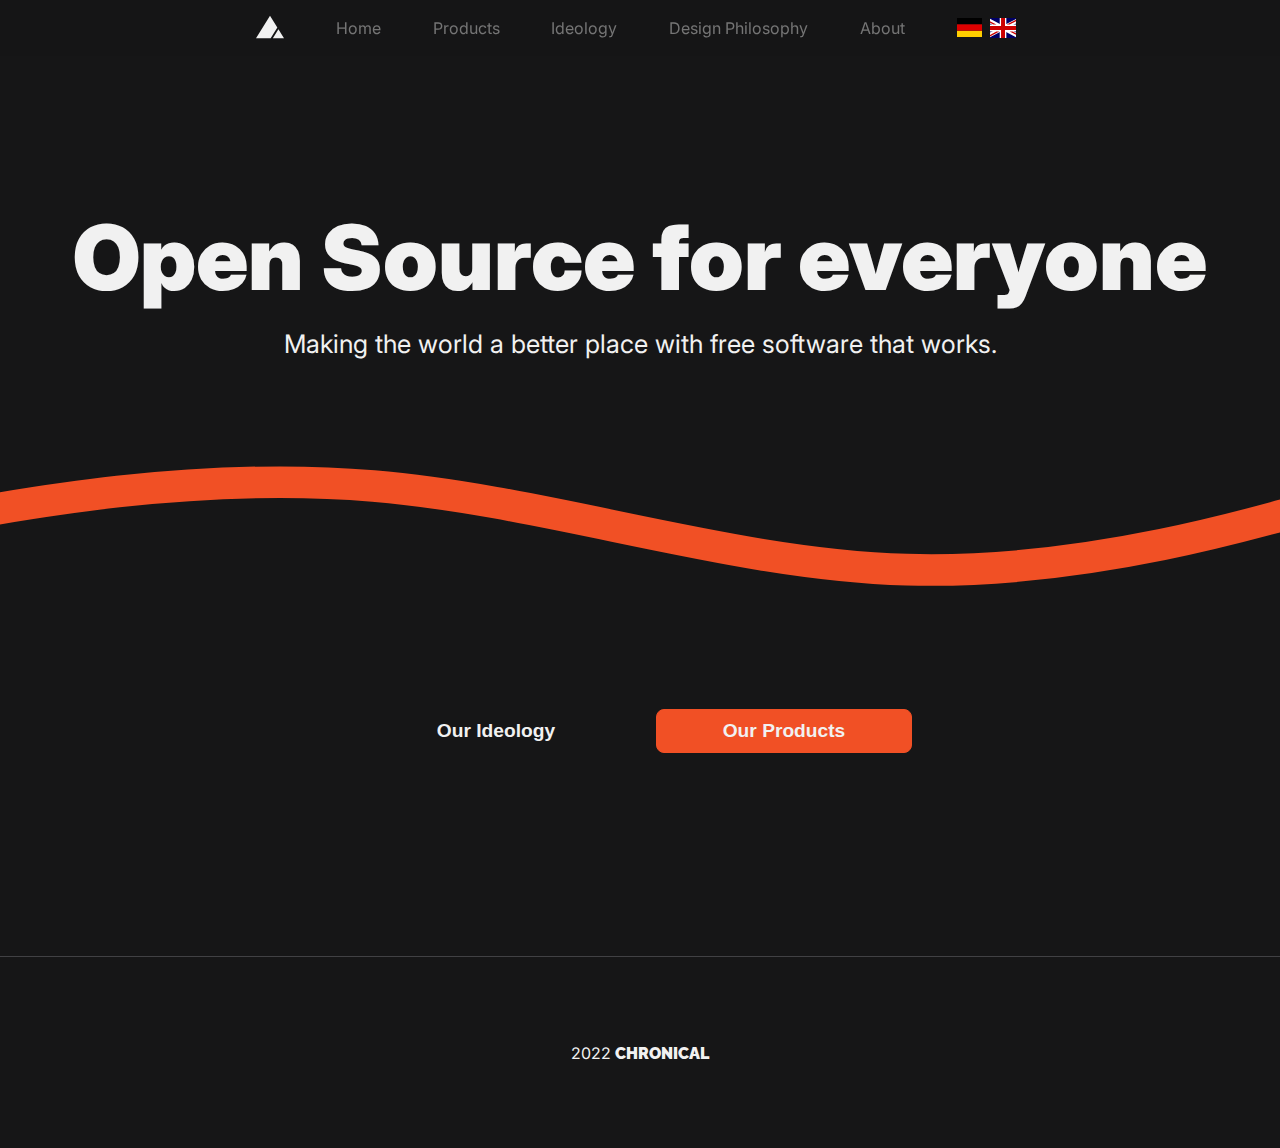
<file: index.html>
<!DOCTYPE html>
<html lang="en">
<head>
    <meta charset="UTF-8">
    <meta http-equiv="X-UA-Compatible" content="IE=edge">
    <meta name="viewport" content="width=device-width, initial-scale=1.0">
    <title>Home - CHRONICAL</title>
    <link rel="stylesheet" href="/style.css">
</head>
<body>
    <section class="big-hero">
        <div>
            <h1 class="big">
                Redirecting...
            </h1>
            <h2>
                We're redirecting you to the site you requested.
            </h2>
        </div>
    </section>
    <script>
        function getCookie(cname) {
            let name = cname + "=";
            let decodedCookie = decodeURIComponent(document.cookie);
            let ca = decodedCookie.split(';');
            for(let i = 0; i <ca.length; i++) {
                let c = ca[i];
                while (c.charAt(0) == ' ') {
                    c = c.substring(1);
                }
                if (c.indexOf(name) == 0) {
                    return c.substring(name.length, c.length);
                }
            }
            return null;
        }

        if (getCookie('lang') == 'de' || (getCookie('lang') == null && navigator.language.includes('de'))) {
            window.location.href ="/de/"
        }
        else {
            window.location.href ="/en/"
        }
    </script>
</body>
</html>
</file>
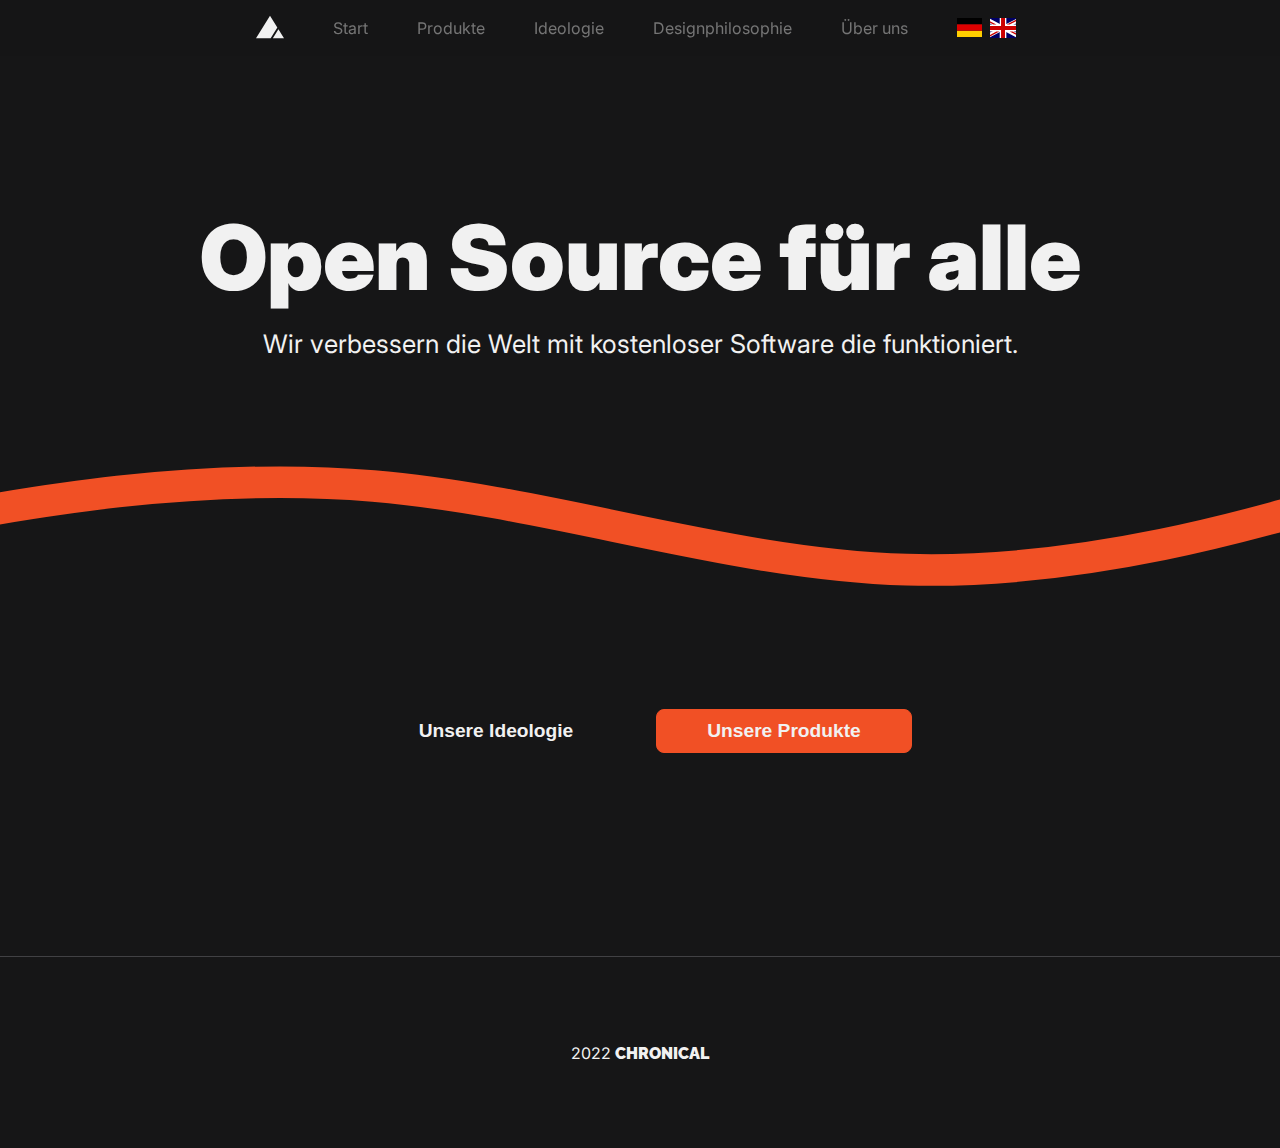
<file: de/index.html>
<!DOCTYPE html>
<html lang="en">
<head>
    <meta charset="UTF-8">
    <meta http-equiv="X-UA-Compatible" content="IE=edge">
    <meta name="viewport" content="width=device-width, initial-scale=1.0">
    <title>Home - CHRONICAL</title>
    <link rel="stylesheet" href="/style.css">
    <link rel="stylesheet" href="/ludum-icons.css">
    <link rel="stylesheet" href="/flag-icon.css">
    <script src="/general.js" defer></script>
</head>
<body>
    <dropdown id="dropdown" class="phone">
        <a class="nav" href="./">Start</a>
        <a class="nav" href="./products">Produkte</a>
        <a class="nav" href="./ideology">Ideologie</a>
        <a class="nav" href="./design-philosophy">Designphilosophie</a>
        <a class="nav" href="./about">Über uns</a>
        <div class="options-row">
            <div class="left"><b>Sprache</b></div>
            <div class="right">
                <span class="flag-icon flag-icon-deu"></span>
                <span class="flag-icon flag-icon-gbr"></span>
            </div>
        </div>  
    </dropdown>
    <nav>
        <content>
            <div id="l">
                <svg id="logo" viewBox="0 0 150 150" fill="none" xmlns="http://www.w3.org/2000/svg">
                    <path fill-rule="evenodd" clip-rule="evenodd" d="M112.5 70L75 10L0 130H75H78.4788L114.239 72.783L112.5 70ZM120.136 82.217L90.2712 130H150L120.136 82.217Z" fill="currentColor"/>
                </svg>
            </div>
            <div id="m">
                <a class="nav" href="./">Start</a>
                <a class="nav" href="./products">Produkte</a>
                <a class="nav" href="./ideology">Ideologie</a>
                <a class="nav" href="./design-philosophy">Designphilosophie</a>
                <a class="nav" href="./about">Über uns</a>
            </div>
            <div id="r">
                <div id="dropdown-toggle" class="phone dropdown-toggle">
                    <div></div>
                </div>
                <span class="flag-icon flag-icon-deu"></span>
                <span class="flag-icon flag-icon-gbr"></span>
            </div>
        </content>
    </nav>
    <main>
        <section class="main-hero"> 
            <div>
                <h1 class="big">
                    Open Source für alle
                </h1>
                <h2>
                    Wir verbessern die Welt mit kostenloser Software die funktioniert.
                </h2>
            </div>
            <div>
                <div class="row">
                    <button onclick="window.location.href = 'ideology'" class="ghost">Unsere Ideologie</button>
                    <button onclick="window.location.href = 'products'" class="accent">Unsere Produkte</button>
                </div>
            </div>
        </section>
    </main>
    <footer>
        <span>2022 <span class="branded bold">CHRONICAL</span></span>
    </footer>

    
</body>
</html>
</file>
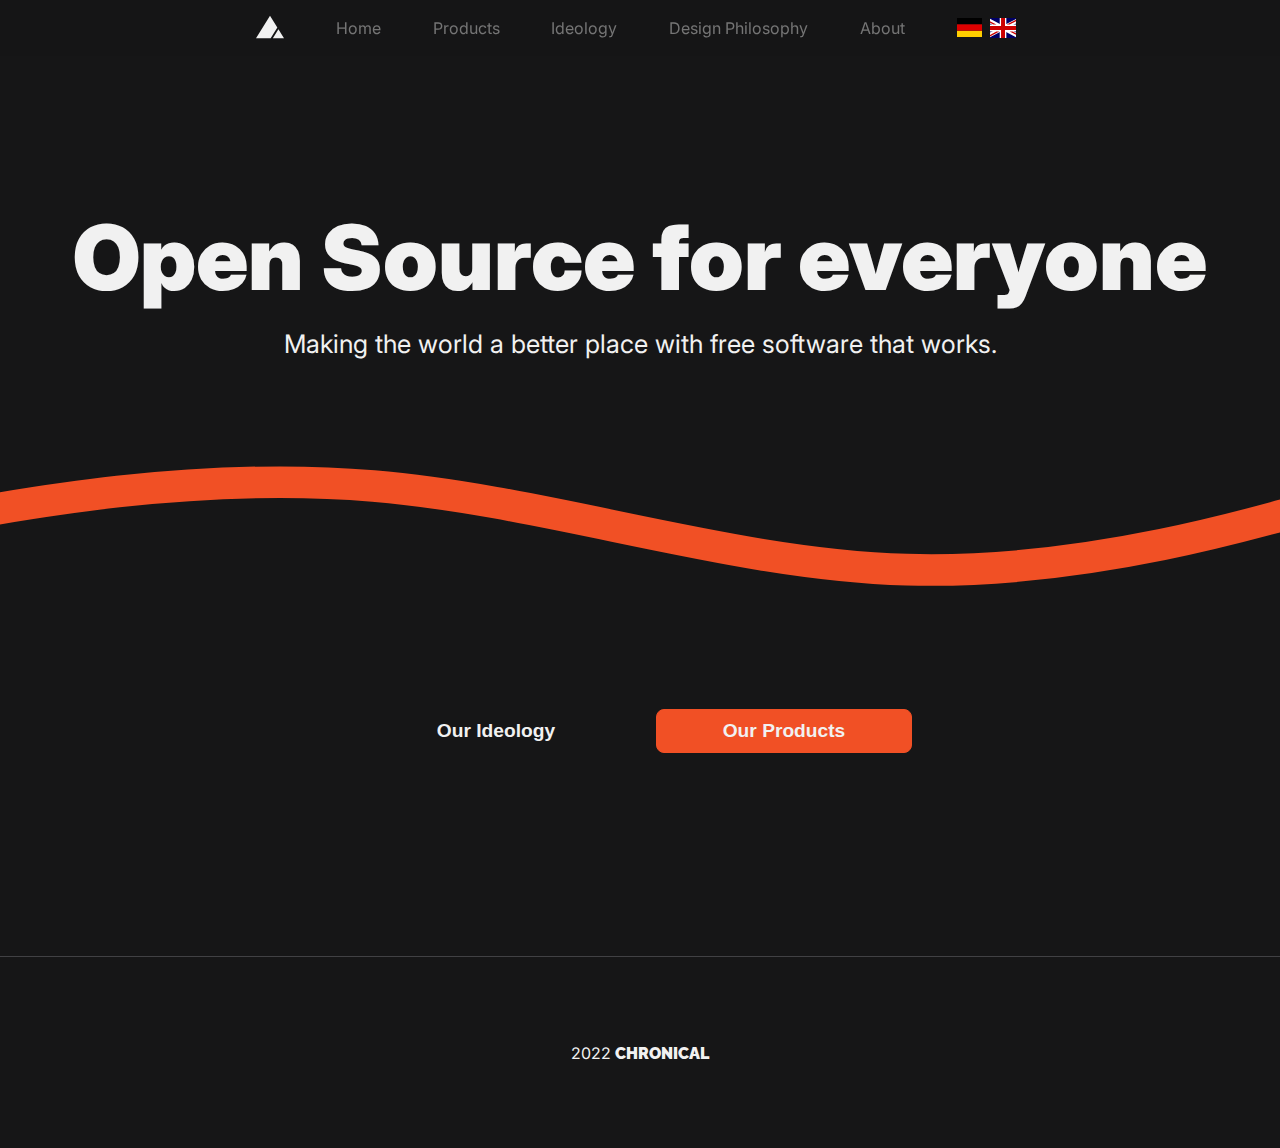
<file: en/index.html>
<!DOCTYPE html>
<html lang="en">
<head>
    <meta charset="UTF-8">
    <meta http-equiv="X-UA-Compatible" content="IE=edge">
    <meta name="viewport" content="width=device-width, initial-scale=1.0">
    <title>Home - CHRONICAL</title>
    <link rel="stylesheet" href="/style.css">
    <link rel="stylesheet" href="/ludum-icons.css">
    <link rel="stylesheet" href="/flag-icon.css">
    <script src="/general.js" defer></script>
</head>
<body>
    <dropdown id="dropdown" class="phone">
        <a class="nav" href="./">Home</a>
                <a class="nav" href="./products">Products</a>
                <a class="nav" href="./ideology">Ideology</a>
                <a class="nav" href="./design-philosophy">Design Philosophy</a>
                <a class="nav" href="./about">About</a>
        <div class="options-row">
            <div class="left"><b>Language</b></div>
            <div class="right">
                <span class="flag-icon flag-icon-deu"></span>
                <span class="flag-icon flag-icon-gbr"></span>
            </div>
        </div>  
    </dropdown>
    <nav>
        <content>
            <div id="l">
                <svg id="logo" viewBox="0 0 150 150" fill="none" xmlns="http://www.w3.org/2000/svg">
                    <path fill-rule="evenodd" clip-rule="evenodd" d="M112.5 70L75 10L0 130H75H78.4788L114.239 72.783L112.5 70ZM120.136 82.217L90.2712 130H150L120.136 82.217Z" fill="currentColor"/>
                </svg>
            </div>
            <div id="m">
                <a class="nav" href="./">Home</a>
                <a class="nav" href="./products">Products</a>
                <a class="nav" href="./ideology">Ideology</a>
                <a class="nav" href="./design-philosophy">Design Philosophy</a>
                <a class="nav" href="./about">About</a>
            </div>
            <div id="r">
                <div id="dropdown-toggle" class="phone dropdown-toggle">
                    <div></div>
                </div>
                <span class="flag-icon flag-icon-deu"></span>
                <span class="flag-icon flag-icon-gbr"></span>
            </div>
        </content>
    </nav>
    <main>
        <section class="main-hero"> 
            <div>
                <h1 class="big">
                    Open Source for everyone
                </h1>
                <h2>
                    Making the world a better place with free software that works.
                </h2>
            </div>
            <div>
                <div class="row">
                    <button onclick="window.location.href = 'ideology'" class="ghost">Our Ideology</button>
                    <button onclick="window.location.href = 'products'" class="accent">Our Products</button>
                </div>
            </div>
        </section>
    </main>
    <footer>
        <span>2022 <span class="branded bold">CHRONICAL</span></span>
    </footer>

    
</body>
</html>
</file>
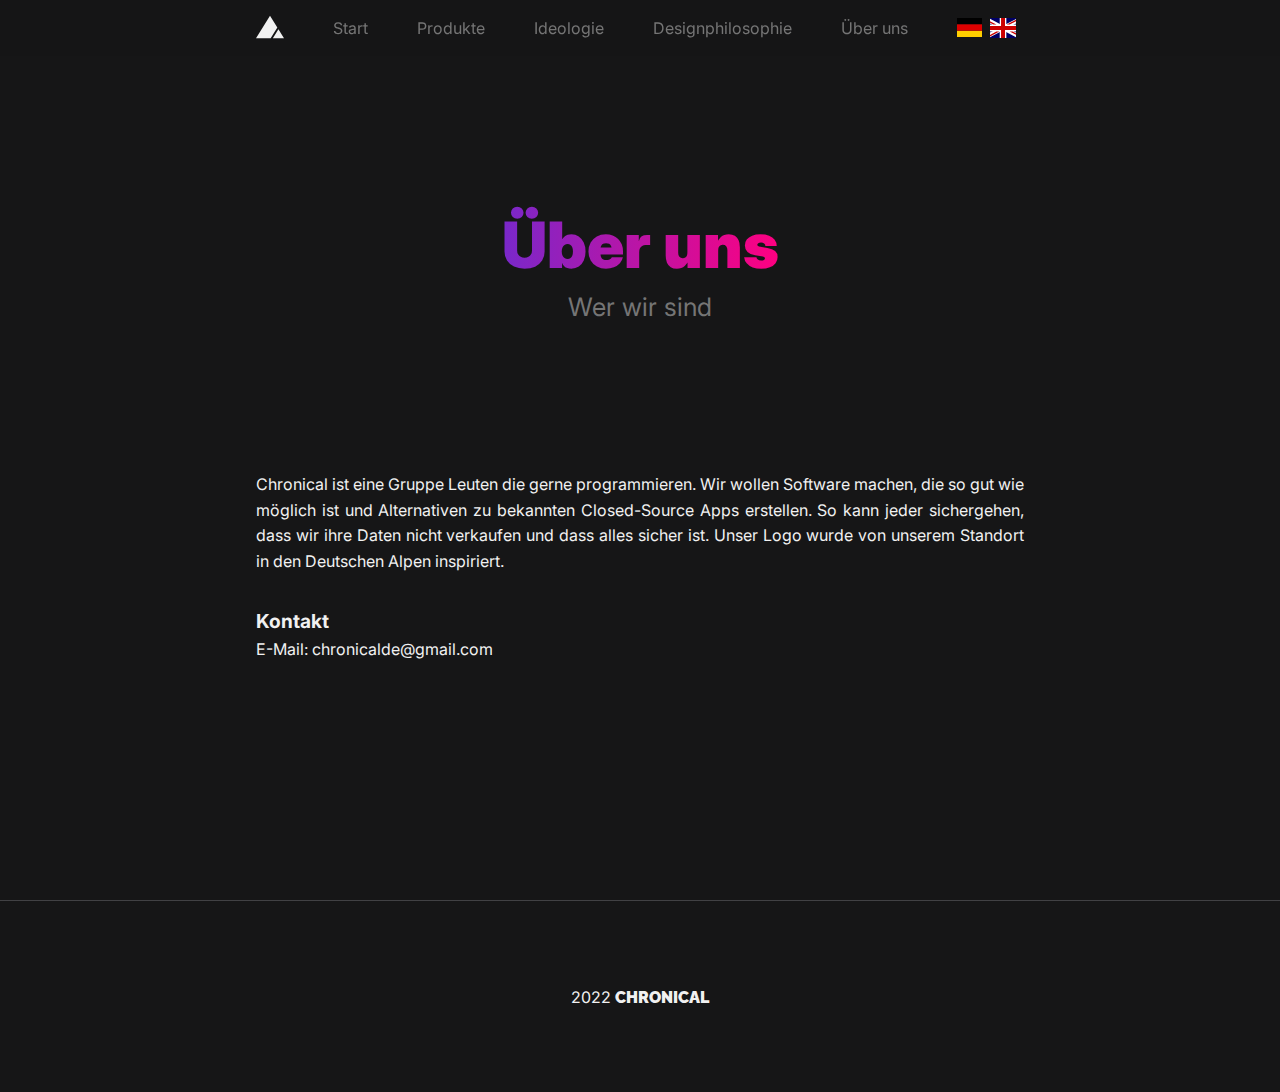
<file: de/about.html>
<!DOCTYPE html>
<html lang="en">
<head>
    <meta charset="UTF-8">
    <meta http-equiv="X-UA-Compatible" content="IE=edge">
    <meta name="viewport" content="width=device-width, initial-scale=1.0">
    <title>About - CHRONICAL</title>
    <link rel="stylesheet" href="/style.css">
    <link rel="stylesheet" href="/ludum-icons.css">
    <link rel="stylesheet" href="/flag-icon.css">
    <script src="/general.js" defer></script>
</head>
<body>
    <dropdown id="dropdown" class="phone">
        <a class="nav" href="./">Start</a>
        <a class="nav" href="./products">Produkte</a>
        <a class="nav" href="./ideology">Ideologie</a>
        <a class="nav" href="./design-philosophy">Designphilosophie</a>
        <a class="nav" href="./about">Über uns</a>
        <div class="options-row">
            <div class="left"><b>Sprache</b></div>
            <div class="right">
                <span class="flag-icon flag-icon-deu"></span>
                <span class="flag-icon flag-icon-gbr"></span>
            </div>
        </div>  
    </dropdown>
    <nav>
        <content>
            <div id="l">
                <svg id="logo" viewBox="0 0 150 150" fill="none" xmlns="http://www.w3.org/2000/svg">
                    <path fill-rule="evenodd" clip-rule="evenodd" d="M112.5 70L75 10L0 130H75H78.4788L114.239 72.783L112.5 70ZM120.136 82.217L90.2712 130H150L120.136 82.217Z" fill="currentColor"/>
                </svg>
            </div>
            <div id="m">
                <a class="nav" href="./">Start</a>
                <a class="nav" href="./products">Produkte</a>
                <a class="nav" href="./ideology">Ideologie</a>
                <a class="nav" href="./design-philosophy">Designphilosophie</a>
                <a class="nav" href="./about">Über uns</a>
            </div>
            <div id="r">
                <div id="dropdown-toggle" class="phone dropdown-toggle">
                    <div></div>
                </div>
                <span class="flag-icon flag-icon-deu"></span>
                <span class="flag-icon flag-icon-gbr"></span>
            </div>
        </content>
    </nav>
    <main>
        <section> 
            <content>
                <div class="hero">
                    <h1 class="gradient purple">Über uns</h1>
                    <h2>Wer wir sind</h2>
                </div>
                <p>Chronical ist eine Gruppe Leuten die gerne programmieren. Wir wollen Software machen, die so gut wie möglich ist und Alternativen zu bekannten Closed-Source Apps erstellen. So kann jeder sichergehen, dass wir ihre Daten nicht verkaufen und dass alles sicher ist. Unser Logo wurde von unserem Standort in den Deutschen Alpen inspiriert.</p>
                <div class="group">
                    <p>
                        <b>Kontakt</b><br>
                        <span>E-Mail: chronicalde@gmail.com</span>
                    </p>
                    <p></p>
                </div>
            </content>
        </section>
    </main>
    <footer>
        <span>2022 <span class="branded bold">CHRONICAL</span></span>
    </footer>
</body>
</html>
</file>
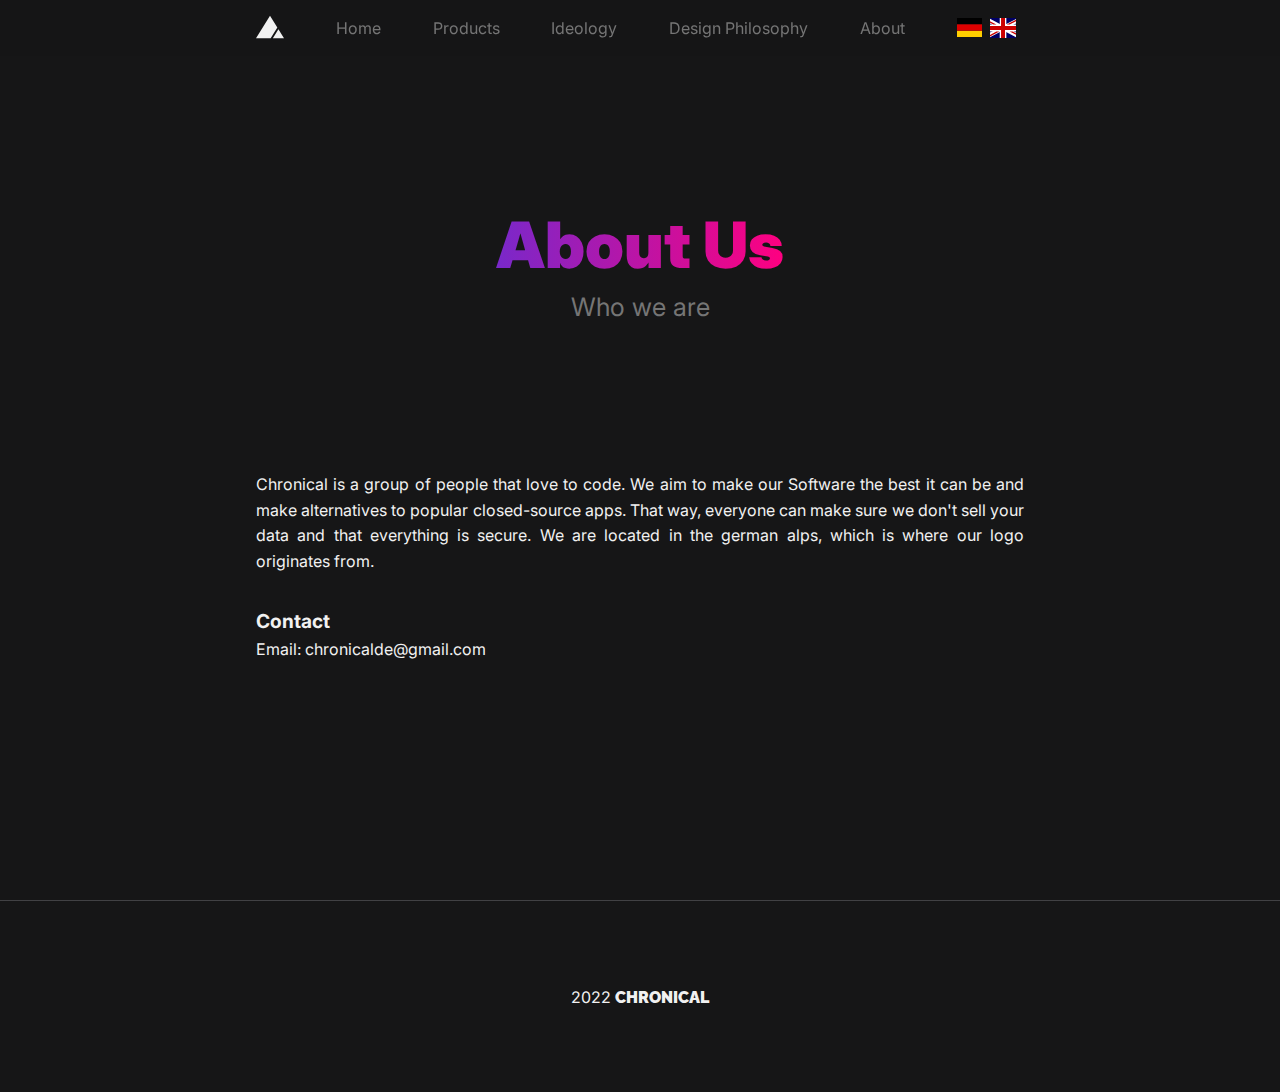
<file: en/about.html>
<!DOCTYPE html>
<html lang="en">
<head>
    <meta charset="UTF-8">
    <meta http-equiv="X-UA-Compatible" content="IE=edge">
    <meta name="viewport" content="width=device-width, initial-scale=1.0">
    <title>About - CHRONICAL</title>
    <link rel="stylesheet" href="/style.css">
    <link rel="stylesheet" href="/ludum-icons.css">
    <link rel="stylesheet" href="/flag-icon.css">
    <script src="/general.js" defer></script>
</head>
<body>
    <dropdown id="dropdown" class="phone">
        <a class="nav" href="./">Home</a>
                <a class="nav" href="./products">Products</a>
                <a class="nav" href="./ideology">Ideology</a>
                <a class="nav" href="./design-philosophy">Design Philosophy</a>
                <a class="nav" href="./about">About</a>
        <div class="options-row">
            <div class="left"><b>Language</b></div>
            <div class="right">
                <span class="flag-icon flag-icon-deu"></span>
                <span class="flag-icon flag-icon-gbr"></span>
            </div>
        </div>  
    </dropdown>
    <nav>
        <content>
            <div id="l">
                <svg id="logo" viewBox="0 0 150 150" fill="none" xmlns="http://www.w3.org/2000/svg">
                    <path fill-rule="evenodd" clip-rule="evenodd" d="M112.5 70L75 10L0 130H75H78.4788L114.239 72.783L112.5 70ZM120.136 82.217L90.2712 130H150L120.136 82.217Z" fill="currentColor"/>
                </svg>
            </div>
            <div id="m">
                <a class="nav" href="./">Home</a>
                <a class="nav" href="./products">Products</a>
                <a class="nav" href="./ideology">Ideology</a>
                <a class="nav" href="./design-philosophy">Design Philosophy</a>
                <a class="nav" href="./about">About</a>
            </div>
            <div id="r">
                <div id="dropdown-toggle" class="phone dropdown-toggle">
                    <div></div>
                </div>
                <span class="flag-icon flag-icon-deu"></span>
                <span class="flag-icon flag-icon-gbr"></span>
            </div>
        </content>
    </nav>
    <main>
        <section> 
            <content>
                <div class="hero">
                    <h1 class="gradient purple">About Us</h1>
                    <h2>Who we are</h2>
                </div>
                <p>Chronical is a group of people that love to code. We aim to make our Software the best it can be and make alternatives to popular closed-source apps. That way, everyone can make sure we don't sell your data and that everything is secure. We are located in the german alps, which is where our logo originates from.</p>
                <div class="group">
                    <p>
                        <b>Contact</b><br>
                        <span>Email: chronicalde@gmail.com</span>
                    </p>
                    <p></p>
                </div>
            </content>
        </section>
    </main>
    <footer>
        <span>2022 <span class="branded bold">CHRONICAL</span></span>
    </footer>
</body>
</html>
</file>
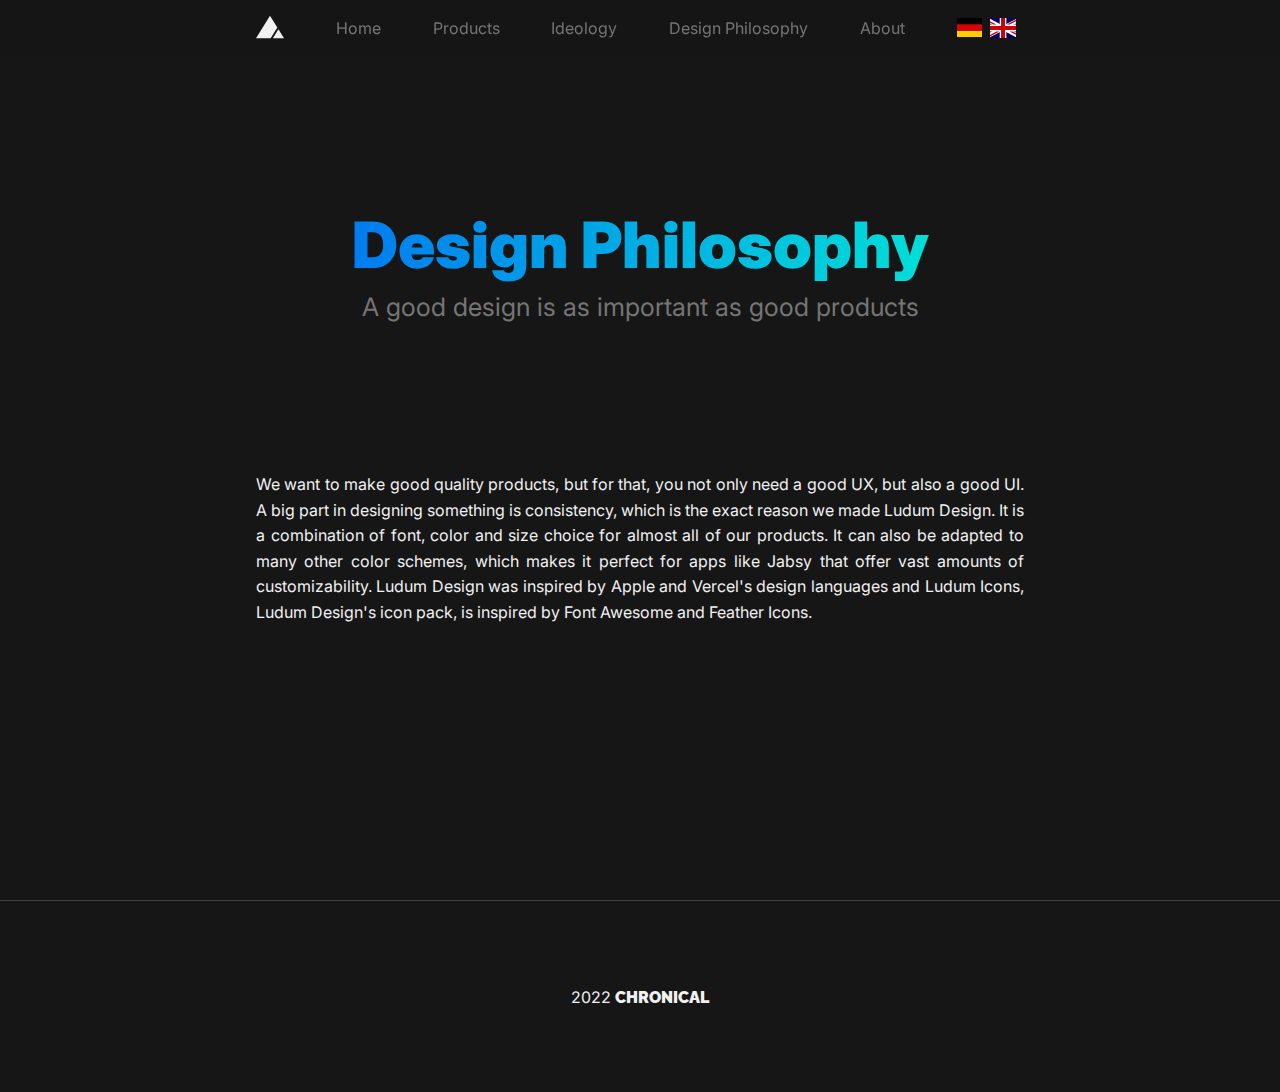
<file: en/design-philosophy.html>
<!DOCTYPE html>
<html lang="en">
<head>
    <meta charset="UTF-8">
    <meta http-equiv="X-UA-Compatible" content="IE=edge">
    <meta name="viewport" content="width=device-width, initial-scale=1.0">
    <title>Design Philosophy - CHRONICAL</title>
    <link rel="stylesheet" href="/style.css">
    <link rel="stylesheet" href="/ludum-icons.css">
    <link rel="stylesheet" href="/flag-icon.css">
    <script src="/general.js" defer></script>
</head>
<body>
    <dropdown id="dropdown" class="phone">
        <a class="nav" href="./">Home</a>
                <a class="nav" href="./products">Products</a>
                <a class="nav" href="./ideology">Ideology</a>
                <a class="nav" href="./design-philosophy">Design Philosophy</a>
                <a class="nav" href="./about">About</a>
        <div class="options-row">
            <div class="left"><b>Language</b></div>
            <div class="right">
                <span class="flag-icon flag-icon-deu"></span>
                <span class="flag-icon flag-icon-gbr"></span>
            </div>
        </div>  
    </dropdown>
    <nav>
        <content>
            <div id="l">
                <svg id="logo" viewBox="0 0 150 150" fill="none" xmlns="http://www.w3.org/2000/svg">
                    <path fill-rule="evenodd" clip-rule="evenodd" d="M112.5 70L75 10L0 130H75H78.4788L114.239 72.783L112.5 70ZM120.136 82.217L90.2712 130H150L120.136 82.217Z" fill="currentColor"/>
                </svg>
            </div>
            <div id="m">
                <a class="nav" href="./">Home</a>
                <a class="nav" href="./products">Products</a>
                <a class="nav" href="./ideology">Ideology</a>
                <a class="nav" href="./design-philosophy">Design Philosophy</a>
                <a class="nav" href="./about">About</a>
            </div>
            <div id="r">
                <div id="dropdown-toggle" class="phone dropdown-toggle">
                    <div></div>
                </div>
                <span class="flag-icon flag-icon-deu"></span>
                <span class="flag-icon flag-icon-gbr"></span>
            </div>
        </content>
    </nav>
    <main>
        <section> 
            <content>
                <div class="hero">
                    <h1 class="gradient blue">Design Philosophy</h1>
                <h2>A good design is as important as good products</h2>
                </div>
                <p>We want to make good quality products, but for that, you not only need a good UX, but also a good UI. A big part in designing something is consistency, which is the exact reason we made Ludum Design. It is a combination of font, color and size choice for almost all of our products. It can also be adapted to many other color schemes, which makes it perfect for apps like Jabsy that offer vast amounts of customizability. Ludum Design was inspired by Apple and Vercel's design languages and Ludum Icons, Ludum Design's icon pack, is inspired by Font Awesome and Feather Icons.</p>
            </content>
        </section>
    </main>
    <footer>
        <span>2022 <span class="branded bold">CHRONICAL</span></span>
    </footer>
</body>
</html>
</file>
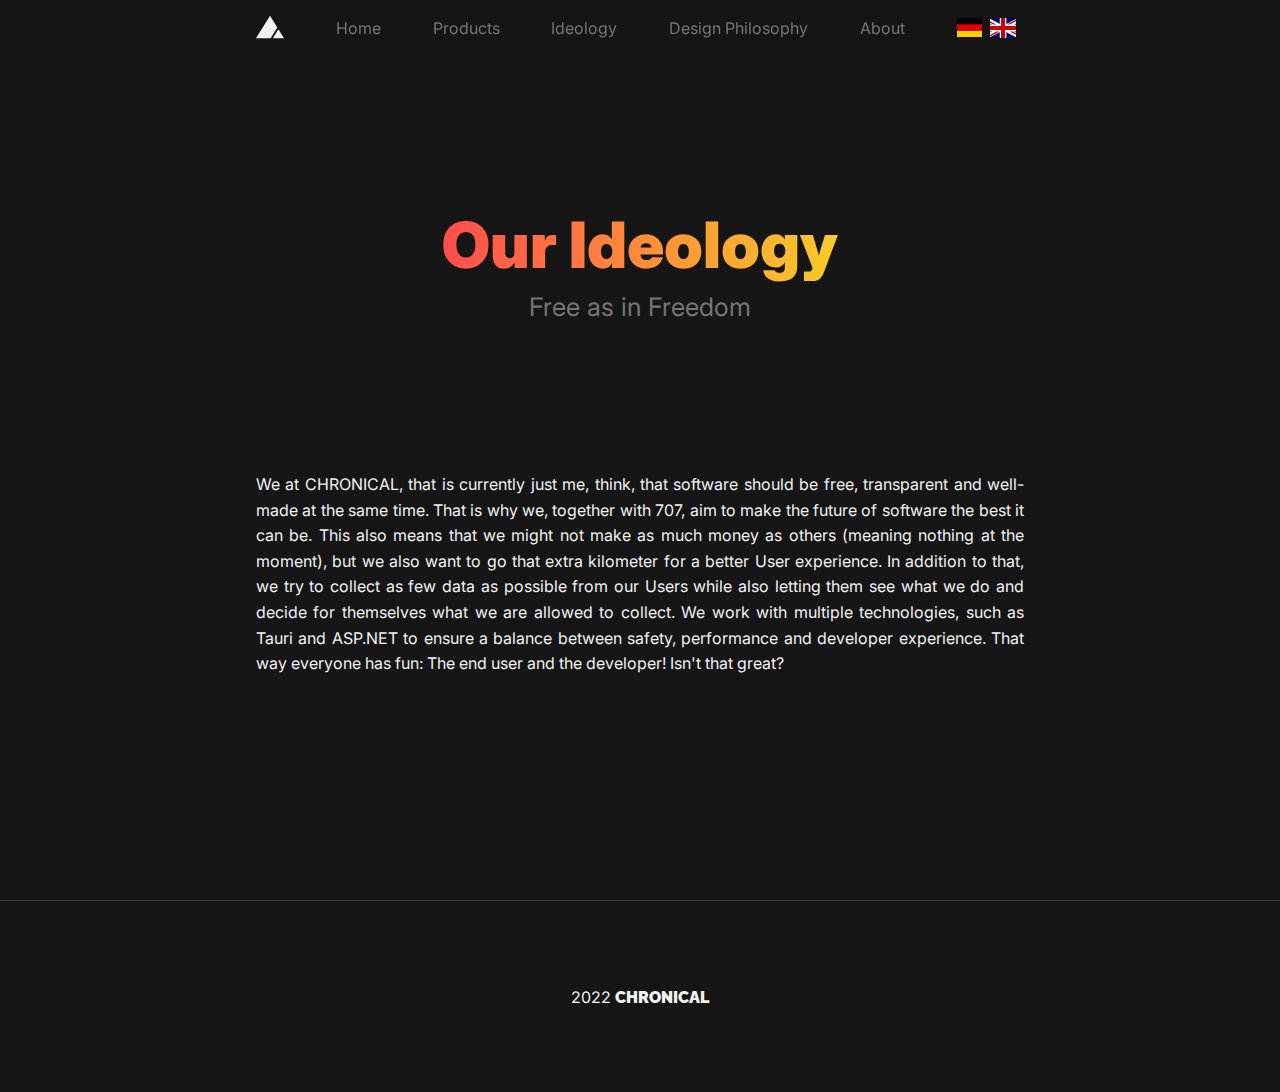
<file: en/ideology.html>
<!DOCTYPE html>
<html lang="en">
<head>
    <meta charset="UTF-8">
    <meta http-equiv="X-UA-Compatible" content="IE=edge">
    <meta name="viewport" content="width=device-width, initial-scale=1.0">
    <title>Ideology - CHRONICAL</title>
    <link rel="stylesheet" href="/style.css">
    <link rel="stylesheet" href="/ludum-icons.css">
    <link rel="stylesheet" href="/flag-icon.css">
    <script src="/general.js" defer></script>
</head>
<body>
    <dropdown id="dropdown" class="phone">
        <a class="nav" href="./">Home</a>
                <a class="nav" href="./products">Products</a>
                <a class="nav" href="./ideology">Ideology</a>
                <a class="nav" href="./design-philosophy">Design Philosophy</a>
                <a class="nav" href="./about">About</a>
        <div class="options-row">
            <div class="left"><b>Language</b></div>
            <div class="right">
                <span class="flag-icon flag-icon-deu"></span>
                <span class="flag-icon flag-icon-gbr"></span>
            </div>
        </div>  
    </dropdown>
    <nav>
        <content>
            <div id="l">
                <svg id="logo" viewBox="0 0 150 150" fill="none" xmlns="http://www.w3.org/2000/svg">
                    <path fill-rule="evenodd" clip-rule="evenodd" d="M112.5 70L75 10L0 130H75H78.4788L114.239 72.783L112.5 70ZM120.136 82.217L90.2712 130H150L120.136 82.217Z" fill="currentColor"/>
                </svg>
            </div>
            <div id="m">
                <a class="nav" href="./">Home</a>
                <a class="nav" href="./products">Products</a>
                <a class="nav" href="./ideology">Ideology</a>
                <a class="nav" href="./design-philosophy">Design Philosophy</a>
                <a class="nav" href="./about">About</a>
            </div>
            <div id="r">
                <div id="dropdown-toggle" class="phone dropdown-toggle">
                    <div></div>
                </div>
                <span class="flag-icon flag-icon-deu"></span>
                <span class="flag-icon flag-icon-gbr"></span>
            </div>
        </content>
    </nav>
    <main>
        <section> 
            <content>
                <div class="hero">
                    <h1 class="gradient orange">Our Ideology</h1>
                    <h2>Free as in Freedom</h2>
                </div>
                <p>We at CHRONICAL, that is currently just me, think, that software should be free, transparent and well-made at the same time. That is why we, together with 707, aim to make the future of software the best it can be. This also means that we might not make as much money as others (meaning nothing at the moment), but we also want to go that extra kilometer for a better User experience. In addition to that, we try to collect as few data as possible from our Users while also letting them see what we do and decide for themselves what we are allowed to collect. We work with multiple technologies, such as Tauri and ASP.NET to ensure a balance between safety, performance and developer experience. That way everyone has fun: The end user and the developer! Isn't that great?</p>
            </content>
        </section>
    </main>
    <footer>
        <span>2022 <span class="branded bold">CHRONICAL</span></span>
    </footer>
</body>
</html>
</file>
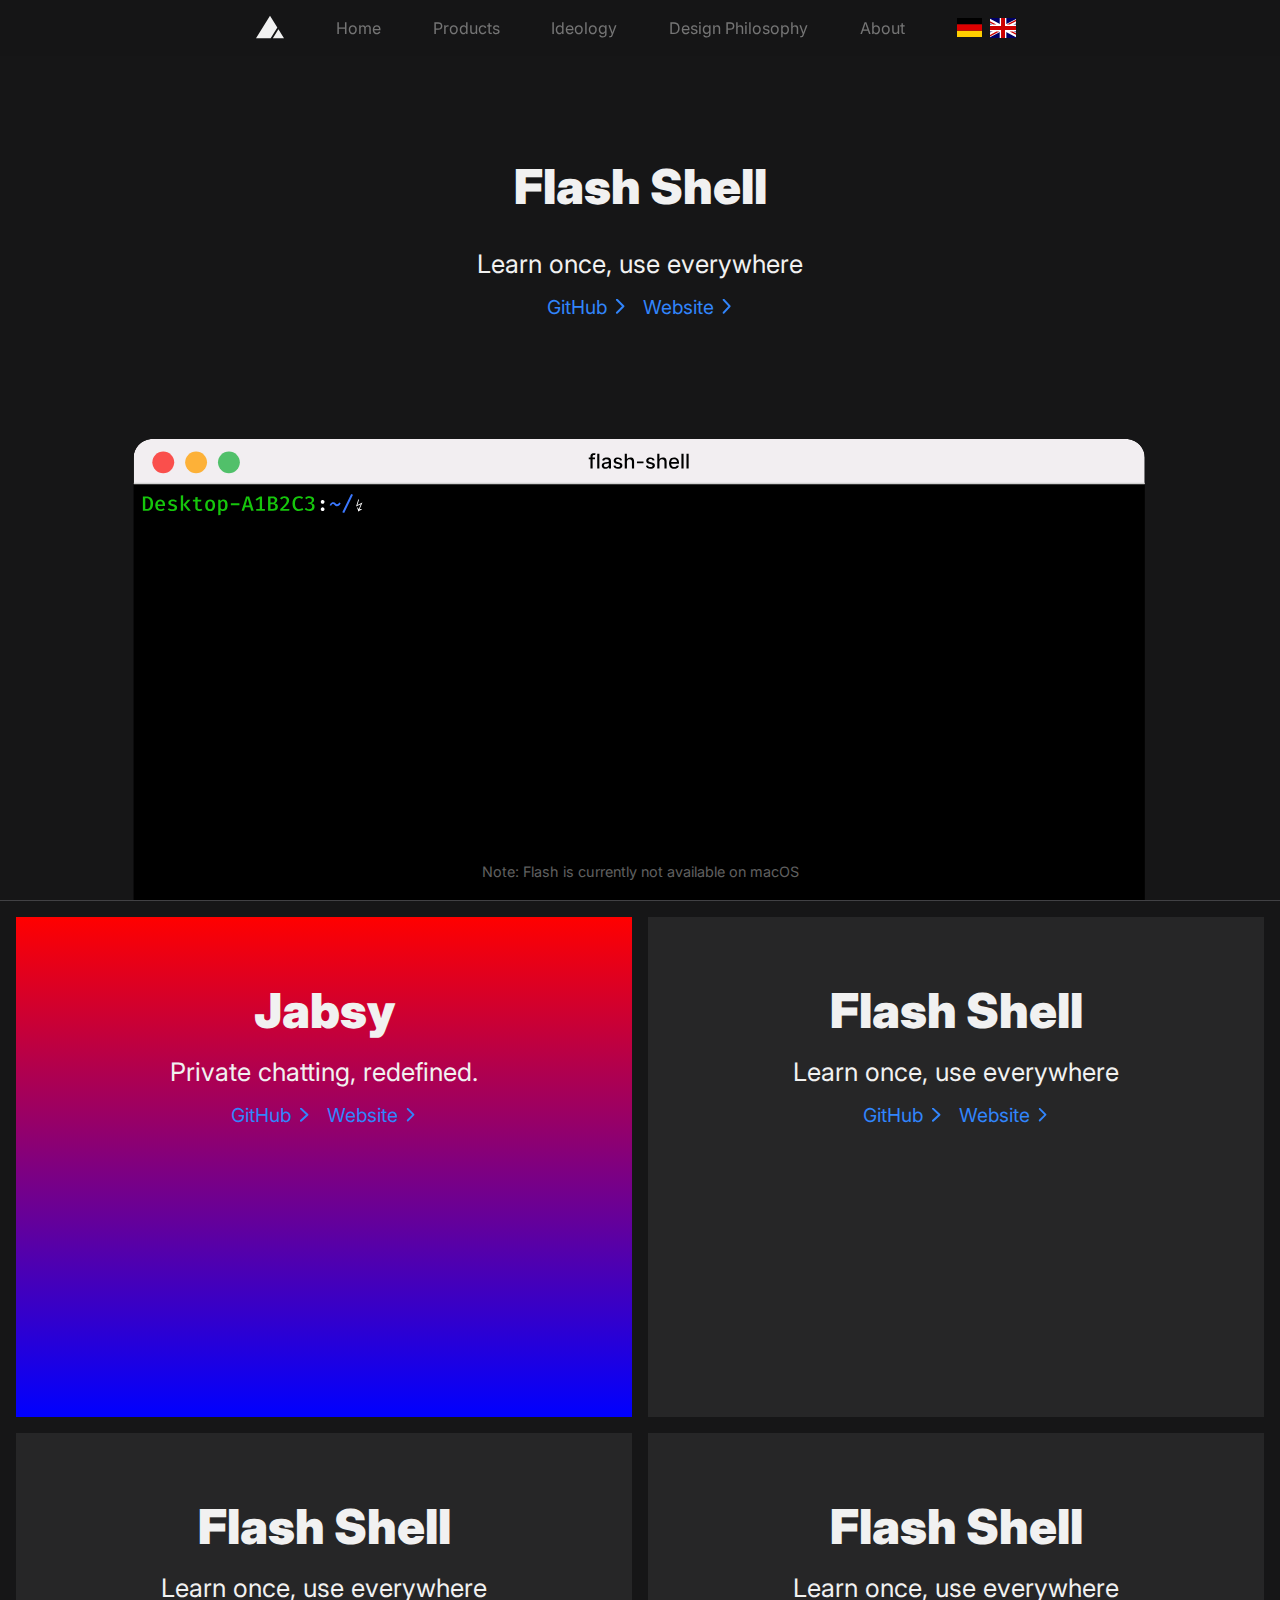
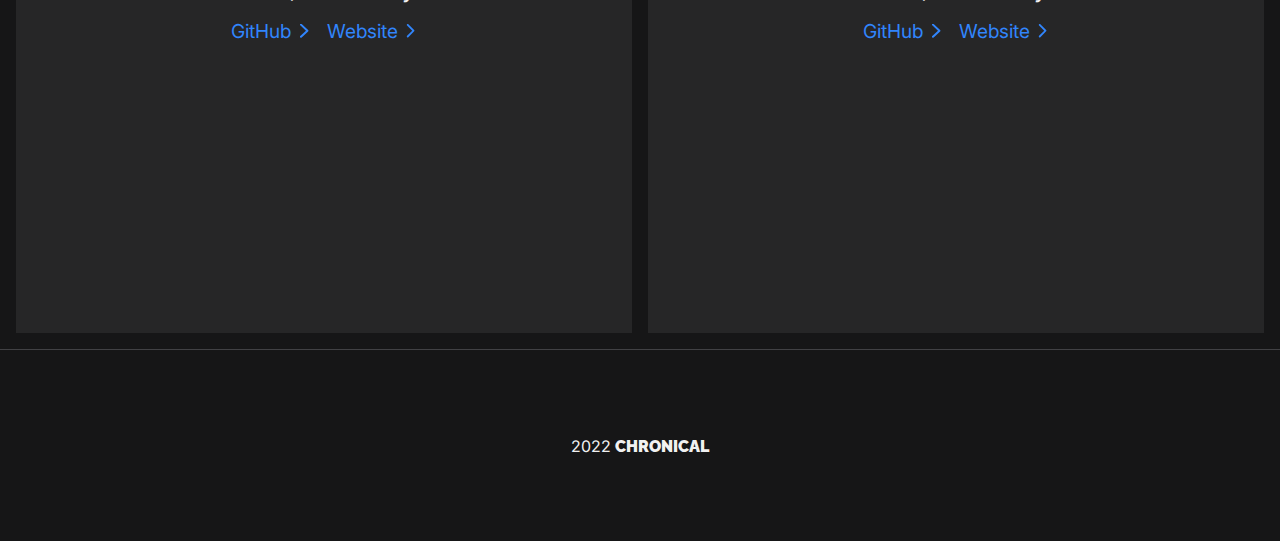
<file: en/products.html>
<!DOCTYPE html>
<html lang="en">
<head>
    <meta charset="UTF-8">
    <meta http-equiv="X-UA-Compatible" content="IE=edge">
    <meta name="viewport" content="width=device-width, initial-scale=1.0">
    <title>Products - CHRONICAL</title>
    <link rel="stylesheet" href="/style.css">
    <link rel="stylesheet" href="/ludum-icons.css">
    <link rel="stylesheet" href="/flag-icon.css">
    
    <script src="/general.js" defer></script>
</head>

    <style>
        .flash {
            background-image: url('/assets/images/flash-mobile.svg');
        }

        @media (min-height: 640px) and (min-width: 120vh) { 
            .flash {
                background-image: url('/assets/images/flash.svg');
            }
        }

    .jabsy {
        background-position: center;
        background-image: url('/assets/images/jabsy.svg')
    }
        
    @media (max-width: 848px) {
        
    }

    @media (max-width: 1300px) and (min-width: 849px) {
        .jabsy {
            background-image: linear-gradient(red, blue)
        }
    }
    </style>
<body>
    <dropdown id="dropdown" class="phone">
        <a class="nav" href="./">Home</a>
                <a class="nav" href="./products">Products</a>
                <a class="nav" href="./ideology">Ideology</a>
                <a class="nav" href="./design-philosophy">Design Philosophy</a>
                <a class="nav" href="./about">About</a>
        <div class="options-row">
            <div class="left"><b>Language</b></div>
            <div class="right">
                <span class="flag-icon flag-icon-deu"></span>
                <span class="flag-icon flag-icon-gbr"></span>
            </div>
        </div>  
    </dropdown>
    <nav>
        <content>
            <div id="l">
                <svg id="logo" viewBox="0 0 150 150" fill="none" xmlns="http://www.w3.org/2000/svg">
                    <path fill-rule="evenodd" clip-rule="evenodd" d="M112.5 70L75 10L0 130H75H78.4788L114.239 72.783L112.5 70ZM120.136 82.217L90.2712 130H150L120.136 82.217Z" fill="currentColor"/>
                </svg>
            </div>
            <div id="m">
                <a class="nav" href="./">Home</a>
                <a class="nav" href="./products">Products</a>
                <a class="nav" href="./ideology">Ideology</a>
                <a class="nav" href="./design-philosophy">Design Philosophy</a>
                <a class="nav" href="./about">About</a>
            </div>
            <div id="r">
                <div id="dropdown-toggle" class="phone dropdown-toggle">
                    <div></div>
                </div>
                <span class="flag-icon flag-icon-deu"></span>
                <span class="flag-icon flag-icon-gbr"></span>
            </div>
        </content>
    </nav>
    <main>
        <section class="bg-img flash"> 
            <content class="split-half">
                <div class="product-head">
                    <h1>Flash Shell</h1>
                    <h2>Learn once, use everywhere</h2>
                    <div class="row">
                        <a href="https://github.com/BlackBirdTV/flash-shell">GitHub <i class="chevron-right"></i></a>
                        <a href="https://blackbirdtv.github.io/flash-shell">Website <i class="chevron-right"></i></a>
                    </div>
                </div>
            </content>
            <h2 class="note">Note: Flash is currently not available on macOS</h2>
        </section>
        <section class="product row"> 
            <div class="split">
                <content class="bg-img jabsy">
                    <div class="product-head">
                        <h1>Jabsy</h1>
                        <h2>Private chatting, redefined.</h2>
                        <div class="row">
                            <a href="https://github.com/BlackBirdTV/flash-shell">GitHub <i class="chevron-right"></i></a>
                            <a href="https://blackbirdtv.github.io/flash-shell">Website <i class="chevron-right"></i></a>
                        </div>
                    </div>
                </content>
                <content>
                    <div class="product-head">
                        <h1>Flash Shell</h1>
                        <h2>Learn once, use everywhere</h2>
                        <div class="row">
                            <a href="https://github.com/BlackBirdTV/flash-shell">GitHub <i class="chevron-right"></i></a>
                            <a href="https://blackbirdtv.github.io/flash-shell">Website <i class="chevron-right"></i></a>
                        </div>
                    </div>
                </content>
                <content>
                    <div class="product-head">
                        <h1>Flash Shell</h1>
                        <h2>Learn once, use everywhere</h2>
                        <div class="row">
                            <a href="https://github.com/BlackBirdTV/flash-shell">GitHub <i class="chevron-right"></i></a>
                            <a href="https://blackbirdtv.github.io/flash-shell">Website <i class="chevron-right"></i></a>
                        </div>
                    </div>
                </content>
                <content>
                    <div class="product-head">
                        <h1>Flash Shell</h1>
                        <h2>Learn once, use everywhere</h2>
                        <div class="row">
                            <a href="https://github.com/BlackBirdTV/flash-shell">GitHub <i class="chevron-right"></i></a>
                            <a href="https://blackbirdtv.github.io/flash-shell">Website <i class="chevron-right"></i></a>
                        </div>
                    </div>
                </content>
            </div>
        </section>
    </main>
    <footer>
        <span>2022 <span class="branded bold">CHRONICAL</span></span>
    </footer>
</body>
</html>
</file>
<file: style.css>
@import url('https://fonts.googleapis.com/css2?family=Inter:wght@100;200;300;400;500;600;700;800;900&family=Raleway:ital,wght@0,100;0,200;0,300;0,400;0,500;0,600;0,700;0,800;0,900;1,100;1,200;1,300;1,400;1,500;1,600;1,700;1,800;1,900&display=swap');
:root {
    --border-color: #414144;
    --accent: #F15025;
    --blue: #3185fc;
    --nav-h: 3.5rem;
    --text: #f1f1f1;
}

a:not(.nav) {
    font-size: 1.2rem;
    color: var(--blue);
}

a.accent {
    color: var(--accent);
}

div.row {
    width: 100%;
    display: flex;
    align-items: center;
    justify-content: center;
    gap: 1rem;
    flex-wrap: wrap;
}

.hero {
    min-height: 15rem;
    padding: 5rem 0;
    display: flex;
    flex-direction: column;
    justify-content: center;
    align-items: center;
    gap: .5rem;
}

.hero h1 {
    font-size: clamp(1.5rem, 22vw, 4rem);
    font-weight: 900;
    text-align: center;
    margin: 0;
}

.hero h2 {
    font-size: clamp(1rem, 10vw, 1.6rem);
    font-weight: 400;
    margin: 0;
    text-align: center;
    color: #757575;
}

.bg-img {
    background-size: cover;
    background-repeat: no-repeat;
    background-position: center;
}

.product-head {
    display: flex;
    flex-direction: column;
    justify-content: center;
    align-items: center;
    height: 35vh;
}

h1.gradient, h2.gradient, h3.gradient, h4.gradient, h5.gradient, h6.gradient, a.gradient, p.gradient, span.gradient, b.gradient, i.gradient, u.gradient {
    --angle: 90deg;
    position: relative;
    background-image: linear-gradient(var(--angle), var(--start-color) 0%, var(--end-color) 100%);
    background-clip: text;
    -webkit-background-clip: text;
    -webkit-text-fill-color: transparent;
    color: transparent
}

.gradient.blue, .glow.blue {
    --start-color: #007CF0;
    --end-color: #00DFD8;
}

.gradient.purple, .glow.purple {
    --start-color: #7928CA;
    --end-color: #FF0080;
}

.gradient.orange, .glow.orange {
    --start-color: #FF4D4D;
    --end-color: #F9CB28;
}

button {
    --bg: var(--text);
    --text: #161617;
    background: var(--bg);
    border: none;
    color: var(--text);
    padding: .7rem 2rem;
    border-radius: .5rem;
    font-size: 1.2rem;
    line-height: 1.2rem;
    min-width: 20vw;
    font-weight: 700;
    cursor: pointer;
    border: 1px solid var(--text);
    box-sizing: border-box;
    transition: color 150ms ease, background-color 150ms ease, transform 150ms ease, border 150ms ease;
    margin: .5rem;
}

button:hover {
    --bg: transparent;
    --text: var(--text);
}

button:active {
    transform: scale(0.9);
}

button.ghost {
    --bg: transparent;
    --text: var(--text);
    border: 1px solid transparent;
}

button.ghost:hover {
    --bg: #282829;
    border: 1px solid var(--bg);
}

button.accent {
    --bg: var(--accent);
    --text: var(--text);
    border: 1px solid var(--bg);
}

button.accent:hover {
    --bg: hsl(11, 65%, 48%);
    --text: var(--text);
    border: 1px solid var(--bg);
}

p b {
    font-size: 1.2rem;
}

button i {
    height: 1.2rem;
}

div.group {
    position: relative;
    width: 100%;
    display: flex;
    flex-direction: row;
    justify-content: center;
    align-items: center;
    gap: 1rem;
}

div.group > * {
    width: 100%;
    word-wrap: pre-line;
}

::-webkit-scrollbar {
    overflow: visible;
    width: 5px;
    background: transparent;
}

::-webkit-scrollbar-track {
    width: 0px;
}

::-webkit-scrollbar-thumb {
    width: 5px;
    background: #757575;
    -webkit-border-radius: 1ex;
    -webkit-box-shadow: 0px 1px 2px rgba(0, 0, 0, 0.75);
}

::-webkit-scrollbar-corner {
    background: transparent;
}

html, body {
    margin: 0;
    background-color: white;
    font-family: Inter, Arial, Helvetica, sans-serif;
    font-size: 1rem;
    color: var(--text);
    background: #161617;
    overflow-x: hidden;
    text-rendering: optimizeLegibility;
}

nav {
    z-index: 900;
    background-color: rgba(22, 22, 23, 0.7);
    backdrop-filter: blur(60px);
    -webkit-backdrop-filter: blur(60px);
    height: var(--nav-h);
    width: 100vw;
    box-sizing: border-box;
    position: fixed;
    top: 0;
    left: 0;
    color: var(--text);
}

nav a {
    color: #757575;
    transition: color 150ms ease, background-size 150ms ease;
}

nav a:hover {
    color: #fff;
}

nav svg {
    color: var(--text);
    height: calc(var(--nav-h) / 2);
}

main {
    margin-top: var(--nav-h);
}

section {
    min-height: calc(100vh - var(--nav-h));
    width: 100%;
    margin: 0;
    background: #161617;
}

content {
    display: block;
    width: calc(clamp(0px, 100vw, 800px) - 2rem);
    margin: auto;
}

.center {
    display: grid;
    place-items: center;
}

section.center div {
    padding-bottom: var(--nav-h);
}

section.product {
    border-top: 1px solid var(--border-color);
}

div.split {
    box-sizing: border-box;
    width: 100%;
    display: grid;
    grid-template-columns: 1fr 1fr;
    padding: 1rem;
    gap: 1rem;
}

div.split > content {
    display: block;
    min-width: 400px;
    min-height: 500px;
    width: 100%;
    height: 100%;

    background-color: #262627;
}

div.split .product-head {
    padding: 3rem 0;
    height: initial;
}

div.split content h1 {
    margin: 0;
}

@media (max-width: 848px) {
    div.split { grid-template-columns: 1fr; }
    div.split > content { height: 100%; }
}

section > content {
    min-height: calc(100vh - var(--nav-h));
    display: block;
    width: calc(clamp(0px, 100vw, 800px) - 2rem);
    margin: auto;
}

nav > content {
    height: var(--nav-h);
    display: flex;
    flex-direction: row;
    padding: 0 1rem;
}

nav #l {
    display: flex;

    justify-content: center;
    align-items: center;
}

nav #m {
    display: flex;

    flex-direction: row;
    width: 100%;
    justify-content: space-evenly;
    align-items: center;
}

nav #r {
    display: flex;
    flex-direction: row;
    align-items: center;
    justify-content: end;
}

footer {
    width: 100vw;
    height: 12rem;
    display: grid;
    place-items: center;
    border-top: 1px solid var(--border-color);
    box-sizing: border-box;
}

.dropdown-toggle {
    width: 2rem;
    height: 2rem;
    position: relative;
    cursor: pointer;
}

.dropdown-toggle div, .dropdown-toggle div::before, .dropdown-toggle div::after {
    --transition-time: 150ms;

    content: '';
    position: absolute;
    width: 2rem;
    height: 2px;
    background-color: var(--text);
    will-change: transform, top;
}

@supports not (-webkit-touch-callout: none) {
    .dropdown-toggle div, .dropdown-toggle div::before, .dropdown-toggle div::after {
        transition: top var(--transition-time) ease var(--transition-time), transform var(--transition-time) ease, opacity 0ms linear var(--transition-time);
    }

    .dropdown-toggle.on div, .dropdown-toggle.on div::before, .dropdown-toggle.on div::after {
        transition: top var(--transition-time) ease, transform var(--transition-time) ease var(--transition-time), opacity 0ms linear var(--transition-time);
    } 
}

.dropdown-toggle div {
    top: calc(1rem - 2px);
}

.dropdown-toggle div::before {
    top: -0.5rem;
}

.dropdown-toggle div::after {
    top: 0.5rem;
}

.dropdown-toggle.on div {
    transform: rotate(-45deg);
}

.dropdown-toggle.on div::before {
    top: 0;
    opacity: 0;
}

.dropdown-toggle.on div::after {
    top: 0;
    transform: rotate(90deg);
}

dropdown {
    box-sizing: border-box;
    z-index: 800;
    isolation: isolate;
    width: 100vw;
    height: 100vh;
    position: fixed;
    left: 0;
    top: 0;
    background: #161617;
    transition: opacity 150ms ease, transform 300ms ease;
    padding: 1rem;
    padding-top: calc(var(--nav-h) + 1rem);
    will-change: transform, opacity;
}

dropdown:not(.on) {
    opacity: 0;
    transform: scale(0.9);
    pointer-events: none;
}

dropdown a {
    position: relative;
    color: #d1d1d1;
    display: block;
    text-align: center;
    width: 100%;
    height: 3rem;
    line-height: 3rem;
    font-size: 1rem;
    border-bottom: 1px solid var(--border-color);
    z-index: 200;
}

dropdown::after {
    z-index: 100;
    content: '';
    width: 40vw;
    height: 40vw;
    border-radius: 50%;
    background: rgb(131,58,180);
    background: linear-gradient(90deg, rgba(131,58,180,1) 0%, rgba(253,29,29,1) 50%, rgba(252,176,69,1) 100%);
    position: absolute;
    top: calc(50vh - 20vw);
    left: 30vw;
    filter: blur(20vw);
}

.grid-2 {
    display: grid;
    grid-template-columns: 1fr 1fr;
    width: calc(100% - 2rem);
    gap: 1rem;
    margin: 1rem;
}

.grid-2 > div {
    border-radius: 1rem;
    height: 15rem;
}

h1 {
    font-size: clamp(1.2rem, 20vw, 3rem);
    font-weight: 900;
    margin-bottom: 1rem;
    padding-top: 1rem;
    text-align: center;
}

h2 {
    font-size: clamp(1rem, 10vw, 1.6rem);
    font-weight: 400;
    margin: 1rem 0;
    text-align: center;
}

a {
    text-decoration: none;
    background-image: linear-gradient(currentColor, currentColor);
    background-repeat: no-repeat;
    background-position: bottom right;
    background-size: 0% 1px;
    transition: background-size 150ms ease;
    cursor: pointer;
}

a:hover {
    background-image: linear-gradient(currentColor, currentColor);
    background-repeat: no-repeat;
    background-position: bottom left;
    background-size: 100% 1px;
}

.branded {
    font-family: Raleway;
    font-weight: 200;
}

.branded.bold {
    font-weight: 900;
}

.branded .bold {
    font-weight: 700;
}

.main-hero h1, .big-hero h1 {
    font-size: clamp(90px, 7vw, 120px);
    font-family: Inter;
    font-weight: 900;
    margin: 0;
}

.main-hero {
    isolation: isolate;
    background: url("assets/images/wave-haikei.svg");
    background-repeat: no-repeat;
    background-size: cover;
    background-position: center;
}

.big-hero {
    display: grid;
    place-items: center;
}


.note {
    position: absolute;
    bottom: .25rem;
    width: 100%;
    text-align: center;
    font-size: .9rem;
    color: #606060;
}

.main-hero > div {
    height: 50vh;
    width: 100vw;
    margin: 0;
    padding-bottom: 0;
    display: flex;
    flex-direction: column;
    justify-content: center;
    align-items: center;
}

#logo {
    cursor: pointer;
    transition: filter 150ms ease;
}

#logo:hover {
    filter: brightness(80%);
}

@media (max-width: 767px) {
    div.button-group {
        flex-direction: column;
    }

    .main-hero h1 {
        font-size: 10vw;
    }

    .main-hero h2 {
        font-size: 5vw;
        margin: 1rem;
    }

    p {
        margin: 2rem 1.5rem;
    }

    .hero h1 {
        flex: 1;
        font-size: 3.5rem;
        margin-left: 2rem;
        margin-right: 2rem;
    }

    .desktop, nav a, #r .flag-icon {
        display: none;
    }

    .grid-2 {
        grid-template-columns: 1fr;
    }

    .product-head h1 {
        margin: 0;
    }
}

@media (min-width: 768px) {
    .phone {
        display: none;    
    }
}

p {
    line-height: 1.6;
    text-align: justify;
}

.settings-button {
    color: #757575;
    transition: color 150ms ease, background-size 150ms ease;
    font-size: 1.5rem;
    cursor: pointer;
}

.settings-button:hover {
    color: white;
}

.settings {
    position: fixed;
    width: clamp(0px, 60vh, 90vw);
    height: 80vh;
    transition: top 500ms ease;
    top: 100vh;
    left: calc(50vw - 30vh);
    box-sizing: border-box;
    padding: 1rem;

    background: #161617;
    border: 1px solid white;
    border-radius: 1rem;
    z-index: 9999;
}

.settings.on {
    top: 10vh;
}

.settings .cross {
    position: absolute;
    top: 1rem;
    right: 1rem;
    font-size: 2rem;
    color: white;
    cursor: pointer;
}

.settings .cross:hover {
    color: hsl(0, 0%, 70%);
}

.flag-icon {
    font-size: 1.2rem;
    margin-right: .5rem;
    cursor: pointer;
}

.options-row .left, .options-row .right {
    width: 100%;
    display: flex;
    flex-direction: row;
    align-items: center;
}

.options-row {
    width: 90%;
    display: flex;
    margin: 5%;
}

.options-row .left {
    justify-content: start;
}

.options-row .right {
    justify-content: end;
}
</file>
<file: ludum-icons.css>
i.alert-circle{background-color: currentColor; mask: url("[data-uri]") center center no-repeat; -webkit-mask: url("[data-uri]") center center no-repeat; mask-size: cover; -webkit-mask-size: cover; display: inline-block; background-size: 100%; height: .75em; width: .75em; background-repeat: no-repeat; background-position: center;}
i.alert-octagon{background-color: currentColor; mask: url("[data-uri]") center center no-repeat; -webkit-mask: url("[data-uri]") center center no-repeat; mask-size: cover; -webkit-mask-size: cover; display: inline-block; background-size: 100%; height: .75em; width: .75em; background-repeat: no-repeat; background-position: center;}
i.alert-triangle{background-color: currentColor; mask: url("[data-uri]") center center no-repeat; -webkit-mask: url("[data-uri]") center center no-repeat; mask-size: cover; -webkit-mask-size: cover; display: inline-block; background-size: 100%; height: .75em; width: .75em; background-repeat: no-repeat; background-position: center;}
i.align-block{background-color: currentColor; mask: url("[data-uri]") center center no-repeat; -webkit-mask: url("[data-uri]") center center no-repeat; mask-size: cover; -webkit-mask-size: cover; display: inline-block; background-size: 100%; height: .75em; width: .75em; background-repeat: no-repeat; background-position: center;}
i.align-center{background-color: currentColor; mask: url("[data-uri]") center center no-repeat; -webkit-mask: url("[data-uri]") center center no-repeat; mask-size: cover; -webkit-mask-size: cover; display: inline-block; background-size: 100%; height: .75em; width: .75em; background-repeat: no-repeat; background-position: center;}
i.align-left{background-color: currentColor; mask: url("[data-uri]") center center no-repeat; -webkit-mask: url("[data-uri]") center center no-repeat; mask-size: cover; -webkit-mask-size: cover; display: inline-block; background-size: 100%; height: .75em; width: .75em; background-repeat: no-repeat; background-position: center;}
i.align-right{background-color: currentColor; mask: url("[data-uri]") center center no-repeat; -webkit-mask: url("[data-uri]") center center no-repeat; mask-size: cover; -webkit-mask-size: cover; display: inline-block; background-size: 100%; height: .75em; width: .75em; background-repeat: no-repeat; background-position: center;}
i.anchor{background-color: currentColor; mask: url("[data-uri]") center center no-repeat; -webkit-mask: url("[data-uri]") center center no-repeat; mask-size: cover; -webkit-mask-size: cover; display: inline-block; background-size: 100%; height: .75em; width: .75em; background-repeat: no-repeat; background-position: center;}
i.arrow-down-left-curved{background-color: currentColor; mask: url("[data-uri]") center center no-repeat; -webkit-mask: url("[data-uri]") center center no-repeat; mask-size: cover; -webkit-mask-size: cover; display: inline-block; background-size: 100%; height: .75em; width: .75em; background-repeat: no-repeat; background-position: center;}
i.arrow-down-left{background-color: currentColor; mask: url("[data-uri]") center center no-repeat; -webkit-mask: url("[data-uri]") center center no-repeat; mask-size: cover; -webkit-mask-size: cover; display: inline-block; background-size: 100%; height: .75em; width: .75em; background-repeat: no-repeat; background-position: center;}
i.arrow-down-right-curved{background-color: currentColor; mask: url("[data-uri]") center center no-repeat; -webkit-mask: url("[data-uri]") center center no-repeat; mask-size: cover; -webkit-mask-size: cover; display: inline-block; background-size: 100%; height: .75em; width: .75em; background-repeat: no-repeat; background-position: center;}
i.arrow-down-right{background-color: currentColor; mask: url("[data-uri]") center center no-repeat; -webkit-mask: url("[data-uri]") center center no-repeat; mask-size: cover; -webkit-mask-size: cover; display: inline-block; background-size: 100%; height: .75em; width: .75em; background-repeat: no-repeat; background-position: center;}
i.arrow-down{background-color: currentColor; mask: url("[data-uri]") center center no-repeat; -webkit-mask: url("[data-uri]") center center no-repeat; mask-size: cover; -webkit-mask-size: cover; display: inline-block; background-size: 100%; height: .75em; width: .75em; background-repeat: no-repeat; background-position: center;}
i.arrow-left{background-color: currentColor; mask: url("[data-uri]") center center no-repeat; -webkit-mask: url("[data-uri]") center center no-repeat; mask-size: cover; -webkit-mask-size: cover; display: inline-block; background-size: 100%; height: .75em; width: .75em; background-repeat: no-repeat; background-position: center;}
i.arrow-right{background-color: currentColor; mask: url("[data-uri]") center center no-repeat; -webkit-mask: url("[data-uri]") center center no-repeat; mask-size: cover; -webkit-mask-size: cover; display: inline-block; background-size: 100%; height: .75em; width: .75em; background-repeat: no-repeat; background-position: center;}
i.arrow-top-left{background-color: currentColor; mask: url("[data-uri]") center center no-repeat; -webkit-mask: url("[data-uri]") center center no-repeat; mask-size: cover; -webkit-mask-size: cover; display: inline-block; background-size: 100%; height: .75em; width: .75em; background-repeat: no-repeat; background-position: center;}
i.arrow-top-right{background-color: currentColor; mask: url("[data-uri]") center center no-repeat; -webkit-mask: url("[data-uri]") center center no-repeat; mask-size: cover; -webkit-mask-size: cover; display: inline-block; background-size: 100%; height: .75em; width: .75em; background-repeat: no-repeat; background-position: center;}
i.arrow-up-left-curved{background-color: currentColor; mask: url("[data-uri]") center center no-repeat; -webkit-mask: url("[data-uri]") center center no-repeat; mask-size: cover; -webkit-mask-size: cover; display: inline-block; background-size: 100%; height: .75em; width: .75em; background-repeat: no-repeat; background-position: center;}
i.arrow-up-right-curved{background-color: currentColor; mask: url("[data-uri]") center center no-repeat; -webkit-mask: url("[data-uri]") center center no-repeat; mask-size: cover; -webkit-mask-size: cover; display: inline-block; background-size: 100%; height: .75em; width: .75em; background-repeat: no-repeat; background-position: center;}
i.arrow-up{background-color: currentColor; mask: url("[data-uri]") center center no-repeat; -webkit-mask: url("[data-uri]") center center no-repeat; mask-size: cover; -webkit-mask-size: cover; display: inline-block; background-size: 100%; height: .75em; width: .75em; background-repeat: no-repeat; background-position: center;}
i.battery-charging{background-color: currentColor; mask: url("[data-uri]") center center no-repeat; -webkit-mask: url("[data-uri]") center center no-repeat; mask-size: cover; -webkit-mask-size: cover; display: inline-block; background-size: 100%; height: .75em; width: .75em; background-repeat: no-repeat; background-position: center;}
i.battery{background-color: currentColor; mask: url("[data-uri]") center center no-repeat; -webkit-mask: url("[data-uri]") center center no-repeat; mask-size: cover; -webkit-mask-size: cover; display: inline-block; background-size: 100%; height: .75em; width: .75em; background-repeat: no-repeat; background-position: center;}
i.bell-off{background-color: currentColor; mask: url("[data-uri]") center center no-repeat; -webkit-mask: url("[data-uri]") center center no-repeat; mask-size: cover; -webkit-mask-size: cover; display: inline-block; background-size: 100%; height: .75em; width: .75em; background-repeat: no-repeat; background-position: center;}
i.bell{background-color: currentColor; mask: url("[data-uri]") center center no-repeat; -webkit-mask: url("[data-uri]") center center no-repeat; mask-size: cover; -webkit-mask-size: cover; display: inline-block; background-size: 100%; height: .75em; width: .75em; background-repeat: no-repeat; background-position: center;}
i.bold{background-color: currentColor; mask: url("[data-uri]") center center no-repeat; -webkit-mask: url("[data-uri]") center center no-repeat; mask-size: cover; -webkit-mask-size: cover; display: inline-block; background-size: 100%; height: .75em; width: .75em; background-repeat: no-repeat; background-position: center;}
i.bookmark{background-color: currentColor; mask: url("[data-uri]") center center no-repeat; -webkit-mask: url("[data-uri]") center center no-repeat; mask-size: cover; -webkit-mask-size: cover; display: inline-block; background-size: 100%; height: .75em; width: .75em; background-repeat: no-repeat; background-position: center;}
i.camera-off{background-color: currentColor; mask: url("[data-uri]") center center no-repeat; -webkit-mask: url("[data-uri]") center center no-repeat; mask-size: cover; -webkit-mask-size: cover; display: inline-block; background-size: 100%; height: .75em; width: .75em; background-repeat: no-repeat; background-position: center;}
i.camera{background-color: currentColor; mask: url("[data-uri]") center center no-repeat; -webkit-mask: url("[data-uri]") center center no-repeat; mask-size: cover; -webkit-mask-size: cover; display: inline-block; background-size: 100%; height: .75em; width: .75em; background-repeat: no-repeat; background-position: center;}
i.chart-bars{background-color: currentColor; mask: url("[data-uri]") center center no-repeat; -webkit-mask: url("[data-uri]") center center no-repeat; mask-size: cover; -webkit-mask-size: cover; display: inline-block; background-size: 100%; height: .75em; width: .75em; background-repeat: no-repeat; background-position: center;}
i.chart-line{background-color: currentColor; mask: url("[data-uri]") center center no-repeat; -webkit-mask: url("[data-uri]") center center no-repeat; mask-size: cover; -webkit-mask-size: cover; display: inline-block; background-size: 100%; height: .75em; width: .75em; background-repeat: no-repeat; background-position: center;}
i.checkmark{background-color: currentColor; mask: url("[data-uri]") center center no-repeat; -webkit-mask: url("[data-uri]") center center no-repeat; mask-size: cover; -webkit-mask-size: cover; display: inline-block; background-size: 100%; height: .75em; width: .75em; background-repeat: no-repeat; background-position: center;}
i.chevron-down{background-color: currentColor; mask: url("[data-uri]") center center no-repeat; -webkit-mask: url("[data-uri]") center center no-repeat; mask-size: cover; -webkit-mask-size: cover; display: inline-block; background-size: 100%; height: .75em; width: .75em; background-repeat: no-repeat; background-position: center;}
i.chevron-left{background-color: currentColor; mask: url("[data-uri]") center center no-repeat; -webkit-mask: url("[data-uri]") center center no-repeat; mask-size: cover; -webkit-mask-size: cover; display: inline-block; background-size: 100%; height: .75em; width: .75em; background-repeat: no-repeat; background-position: center;}
i.chevron-right{background-color: currentColor; mask: url("[data-uri]") center center no-repeat; -webkit-mask: url("[data-uri]") center center no-repeat; mask-size: cover; -webkit-mask-size: cover; display: inline-block; background-size: 100%; height: .75em; width: .75em; background-repeat: no-repeat; background-position: center;}
i.chevron-up{background-color: currentColor; mask: url("[data-uri]") center center no-repeat; -webkit-mask: url("[data-uri]") center center no-repeat; mask-size: cover; -webkit-mask-size: cover; display: inline-block; background-size: 100%; height: .75em; width: .75em; background-repeat: no-repeat; background-position: center;}
i.circle{background-color: currentColor; mask: url("[data-uri]") center center no-repeat; -webkit-mask: url("[data-uri]") center center no-repeat; mask-size: cover; -webkit-mask-size: cover; display: inline-block; background-size: 100%; height: .75em; width: .75em; background-repeat: no-repeat; background-position: center;}
i.cloud-lightning{background-color: currentColor; mask: url("[data-uri]") center center no-repeat; -webkit-mask: url("[data-uri]") center center no-repeat; mask-size: cover; -webkit-mask-size: cover; display: inline-block; background-size: 100%; height: .75em; width: .75em; background-repeat: no-repeat; background-position: center;}
i.cloud{background-color: currentColor; mask: url("[data-uri]") center center no-repeat; -webkit-mask: url("[data-uri]") center center no-repeat; mask-size: cover; -webkit-mask-size: cover; display: inline-block; background-size: 100%; height: .75em; width: .75em; background-repeat: no-repeat; background-position: center;}
i.clouds-sun{background-color: currentColor; mask: url("[data-uri]") center center no-repeat; -webkit-mask: url("[data-uri]") center center no-repeat; mask-size: cover; -webkit-mask-size: cover; display: inline-block; background-size: 100%; height: .75em; width: .75em; background-repeat: no-repeat; background-position: center;}
i.cogwheel{background-color: currentColor; mask: url("[data-uri]") center center no-repeat; -webkit-mask: url("[data-uri]") center center no-repeat; mask-size: cover; -webkit-mask-size: cover; display: inline-block; background-size: 100%; height: .75em; width: .75em; background-repeat: no-repeat; background-position: center;}
i.command{background-color: currentColor; mask: url("[data-uri]") center center no-repeat; -webkit-mask: url("[data-uri]") center center no-repeat; mask-size: cover; -webkit-mask-size: cover; display: inline-block; background-size: 100%; height: .75em; width: .75em; background-repeat: no-repeat; background-position: center;}
i.cross{background-color: currentColor; mask: url("[data-uri]") center center no-repeat; -webkit-mask: url("[data-uri]") center center no-repeat; mask-size: cover; -webkit-mask-size: cover; display: inline-block; background-size: 100%; height: .75em; width: .75em; background-repeat: no-repeat; background-position: center;}
i.database{background-color: currentColor; mask: url("[data-uri]") center center no-repeat; -webkit-mask: url("[data-uri]") center center no-repeat; mask-size: cover; -webkit-mask-size: cover; display: inline-block; background-size: 100%; height: .75em; width: .75em; background-repeat: no-repeat; background-position: center;}
i.divide{background-color: currentColor; mask: url("[data-uri]") center center no-repeat; -webkit-mask: url("[data-uri]") center center no-repeat; mask-size: cover; -webkit-mask-size: cover; display: inline-block; background-size: 100%; height: .75em; width: .75em; background-repeat: no-repeat; background-position: center;}
i.download{background-color: currentColor; mask: url("[data-uri]") center center no-repeat; -webkit-mask: url("[data-uri]") center center no-repeat; mask-size: cover; -webkit-mask-size: cover; display: inline-block; background-size: 100%; height: .75em; width: .75em; background-repeat: no-repeat; background-position: center;}
i.file-add{background-color: currentColor; mask: url("[data-uri]") center center no-repeat; -webkit-mask: url("[data-uri]") center center no-repeat; mask-size: cover; -webkit-mask-size: cover; display: inline-block; background-size: 100%; height: .75em; width: .75em; background-repeat: no-repeat; background-position: center;}
i.file{background-color: currentColor; mask: url("[data-uri]") center center no-repeat; -webkit-mask: url("[data-uri]") center center no-repeat; mask-size: cover; -webkit-mask-size: cover; display: inline-block; background-size: 100%; height: .75em; width: .75em; background-repeat: no-repeat; background-position: center;}
i.folder-add{background-color: currentColor; mask: url("[data-uri]") center center no-repeat; -webkit-mask: url("[data-uri]") center center no-repeat; mask-size: cover; -webkit-mask-size: cover; display: inline-block; background-size: 100%; height: .75em; width: .75em; background-repeat: no-repeat; background-position: center;}
i.folder{background-color: currentColor; mask: url("[data-uri]") center center no-repeat; -webkit-mask: url("[data-uri]") center center no-repeat; mask-size: cover; -webkit-mask-size: cover; display: inline-block; background-size: 100%; height: .75em; width: .75em; background-repeat: no-repeat; background-position: center;}
i.globe{background-color: currentColor; mask: url("[data-uri]") center center no-repeat; -webkit-mask: url("[data-uri]") center center no-repeat; mask-size: cover; -webkit-mask-size: cover; display: inline-block; background-size: 100%; height: .75em; width: .75em; background-repeat: no-repeat; background-position: center;}
i.home{background-color: currentColor; mask: url("[data-uri]") center center no-repeat; -webkit-mask: url("[data-uri]") center center no-repeat; mask-size: cover; -webkit-mask-size: cover; display: inline-block; background-size: 100%; height: .75em; width: .75em; background-repeat: no-repeat; background-position: center;}
i.italic{background-color: currentColor; mask: url("[data-uri]") center center no-repeat; -webkit-mask: url("[data-uri]") center center no-repeat; mask-size: cover; -webkit-mask-size: cover; display: inline-block; background-size: 100%; height: .75em; width: .75em; background-repeat: no-repeat; background-position: center;}
i.key{background-color: currentColor; mask: url("[data-uri]") center center no-repeat; -webkit-mask: url("[data-uri]") center center no-repeat; mask-size: cover; -webkit-mask-size: cover; display: inline-block; background-size: 100%; height: .75em; width: .75em; background-repeat: no-repeat; background-position: center;}
i.lightning{background-color: currentColor; mask: url("[data-uri]") center center no-repeat; -webkit-mask: url("[data-uri]") center center no-repeat; mask-size: cover; -webkit-mask-size: cover; display: inline-block; background-size: 100%; height: .75em; width: .75em; background-repeat: no-repeat; background-position: center;}
i.lock-open{background-color: currentColor; mask: url("[data-uri]") center center no-repeat; -webkit-mask: url("[data-uri]") center center no-repeat; mask-size: cover; -webkit-mask-size: cover; display: inline-block; background-size: 100%; height: .75em; width: .75em; background-repeat: no-repeat; background-position: center;}
i.lock{background-color: currentColor; mask: url("[data-uri]") center center no-repeat; -webkit-mask: url("[data-uri]") center center no-repeat; mask-size: cover; -webkit-mask-size: cover; display: inline-block; background-size: 100%; height: .75em; width: .75em; background-repeat: no-repeat; background-position: center;}
i.log-in{background-color: currentColor; mask: url("[data-uri]") center center no-repeat; -webkit-mask: url("[data-uri]") center center no-repeat; mask-size: cover; -webkit-mask-size: cover; display: inline-block; background-size: 100%; height: .75em; width: .75em; background-repeat: no-repeat; background-position: center;}
i.log-out{background-color: currentColor; mask: url("[data-uri]") center center no-repeat; -webkit-mask: url("[data-uri]") center center no-repeat; mask-size: cover; -webkit-mask-size: cover; display: inline-block; background-size: 100%; height: .75em; width: .75em; background-repeat: no-repeat; background-position: center;}
i.magnifying-glass{background-color: currentColor; mask: url("[data-uri]") center center no-repeat; -webkit-mask: url("[data-uri]") center center no-repeat; mask-size: cover; -webkit-mask-size: cover; display: inline-block; background-size: 100%; height: .75em; width: .75em; background-repeat: no-repeat; background-position: center;}
i.microphone-off{background-color: currentColor; mask: url("[data-uri]") center center no-repeat; -webkit-mask: url("[data-uri]") center center no-repeat; mask-size: cover; -webkit-mask-size: cover; display: inline-block; background-size: 100%; height: .75em; width: .75em; background-repeat: no-repeat; background-position: center;}
i.microphone{background-color: currentColor; mask: url("[data-uri]") center center no-repeat; -webkit-mask: url("[data-uri]") center center no-repeat; mask-size: cover; -webkit-mask-size: cover; display: inline-block; background-size: 100%; height: .75em; width: .75em; background-repeat: no-repeat; background-position: center;}
i.minus{background-color: currentColor; mask: url("[data-uri]") center center no-repeat; -webkit-mask: url("[data-uri]") center center no-repeat; mask-size: cover; -webkit-mask-size: cover; display: inline-block; background-size: 100%; height: .75em; width: .75em; background-repeat: no-repeat; background-position: center;}
i.play{background-color: currentColor; mask: url("[data-uri]") center center no-repeat; -webkit-mask: url("[data-uri]") center center no-repeat; mask-size: cover; -webkit-mask-size: cover; display: inline-block; background-size: 100%; height: .75em; width: .75em; background-repeat: no-repeat; background-position: center;}
i.plus{background-color: currentColor; mask: url("[data-uri]") center center no-repeat; -webkit-mask: url("[data-uri]") center center no-repeat; mask-size: cover; -webkit-mask-size: cover; display: inline-block; background-size: 100%; height: .75em; width: .75em; background-repeat: no-repeat; background-position: center;}
i.pulse{background-color: currentColor; mask: url("[data-uri]") center center no-repeat; -webkit-mask: url("[data-uri]") center center no-repeat; mask-size: cover; -webkit-mask-size: cover; display: inline-block; background-size: 100%; height: .75em; width: .75em; background-repeat: no-repeat; background-position: center;}
i.rain{background-color: currentColor; mask: url("[data-uri]") center center no-repeat; -webkit-mask: url("[data-uri]") center center no-repeat; mask-size: cover; -webkit-mask-size: cover; display: inline-block; background-size: 100%; height: .75em; width: .75em; background-repeat: no-repeat; background-position: center;}
i.rewind{background-color: currentColor; mask: url("[data-uri]") center center no-repeat; -webkit-mask: url("[data-uri]") center center no-repeat; mask-size: cover; -webkit-mask-size: cover; display: inline-block; background-size: 100%; height: .75em; width: .75em; background-repeat: no-repeat; background-position: center;}
i.screen{background-color: currentColor; mask: url("[data-uri]") center center no-repeat; -webkit-mask: url("[data-uri]") center center no-repeat; mask-size: cover; -webkit-mask-size: cover; display: inline-block; background-size: 100%; height: .75em; width: .75em; background-repeat: no-repeat; background-position: center;}
i.server{background-color: currentColor; mask: url("[data-uri]") center center no-repeat; -webkit-mask: url("[data-uri]") center center no-repeat; mask-size: cover; -webkit-mask-size: cover; display: inline-block; background-size: 100%; height: .75em; width: .75em; background-repeat: no-repeat; background-position: center;}
i.skip{background-color: currentColor; mask: url("[data-uri]") center center no-repeat; -webkit-mask: url("[data-uri]") center center no-repeat; mask-size: cover; -webkit-mask-size: cover; display: inline-block; background-size: 100%; height: .75em; width: .75em; background-repeat: no-repeat; background-position: center;}
i.square{background-color: currentColor; mask: url("[data-uri]") center center no-repeat; -webkit-mask: url("[data-uri]") center center no-repeat; mask-size: cover; -webkit-mask-size: cover; display: inline-block; background-size: 100%; height: .75em; width: .75em; background-repeat: no-repeat; background-position: center;}
i.sun{background-color: currentColor; mask: url("[data-uri]") center center no-repeat; -webkit-mask: url("[data-uri]") center center no-repeat; mask-size: cover; -webkit-mask-size: cover; display: inline-block; background-size: 100%; height: .75em; width: .75em; background-repeat: no-repeat; background-position: center;}
i.target{background-color: currentColor; mask: url("[data-uri]") center center no-repeat; -webkit-mask: url("[data-uri]") center center no-repeat; mask-size: cover; -webkit-mask-size: cover; display: inline-block; background-size: 100%; height: .75em; width: .75em; background-repeat: no-repeat; background-position: center;}
i.thunderstorm{background-color: currentColor; mask: url("[data-uri]") center center no-repeat; -webkit-mask: url("[data-uri]") center center no-repeat; mask-size: cover; -webkit-mask-size: cover; display: inline-block; background-size: 100%; height: .75em; width: .75em; background-repeat: no-repeat; background-position: center;}
i.trash{background-color: currentColor; mask: url("[data-uri]") center center no-repeat; -webkit-mask: url("[data-uri]") center center no-repeat; mask-size: cover; -webkit-mask-size: cover; display: inline-block; background-size: 100%; height: .75em; width: .75em; background-repeat: no-repeat; background-position: center;}
i.triangle{background-color: currentColor; mask: url("[data-uri]") center center no-repeat; -webkit-mask: url("[data-uri]") center center no-repeat; mask-size: cover; -webkit-mask-size: cover; display: inline-block; background-size: 100%; height: .75em; width: .75em; background-repeat: no-repeat; background-position: center;}
i.type{background-color: currentColor; mask: url("[data-uri]") center center no-repeat; -webkit-mask: url("[data-uri]") center center no-repeat; mask-size: cover; -webkit-mask-size: cover; display: inline-block; background-size: 100%; height: .75em; width: .75em; background-repeat: no-repeat; background-position: center;}
i.underline{background-color: currentColor; mask: url("[data-uri]") center center no-repeat; -webkit-mask: url("[data-uri]") center center no-repeat; mask-size: cover; -webkit-mask-size: cover; display: inline-block; background-size: 100%; height: .75em; width: .75em; background-repeat: no-repeat; background-position: center;}
i.Vector 56{background-color: currentColor; mask: url("[data-uri]") center center no-repeat; -webkit-mask: url("[data-uri]") center center no-repeat; mask-size: cover; -webkit-mask-size: cover; display: inline-block; background-size: 100%; height: .75em; width: .75em; background-repeat: no-repeat; background-position: center;}
i.windows{background-color: currentColor; mask: url("[data-uri]") center center no-repeat; -webkit-mask: url("[data-uri]") center center no-repeat; mask-size: cover; -webkit-mask-size: cover; display: inline-block; background-size: 100%; height: .75em; width: .75em; background-repeat: no-repeat; background-position: center;}
</file>
<file: flag-icon.css>
@charset "UTF-8";
.flag-icon-background, .flag-icon {
    background-size: contain;
    background-position: 50%;
    background-repeat: no-repeat; 
}

.flag-icon {
    position: relative;
    display: inline-block;
    width: 1.3333333333em;
    line-height: 1em; 
}

.flag-icon:before {
    content: " "; 
}

.flag-icon-deu {
    background-image: url(../flags/4x3/deu.svg); 
}

.flag-icon-gbr {
    background-image: url(../flags/4x3/gbr.svg); 
}
</file>
